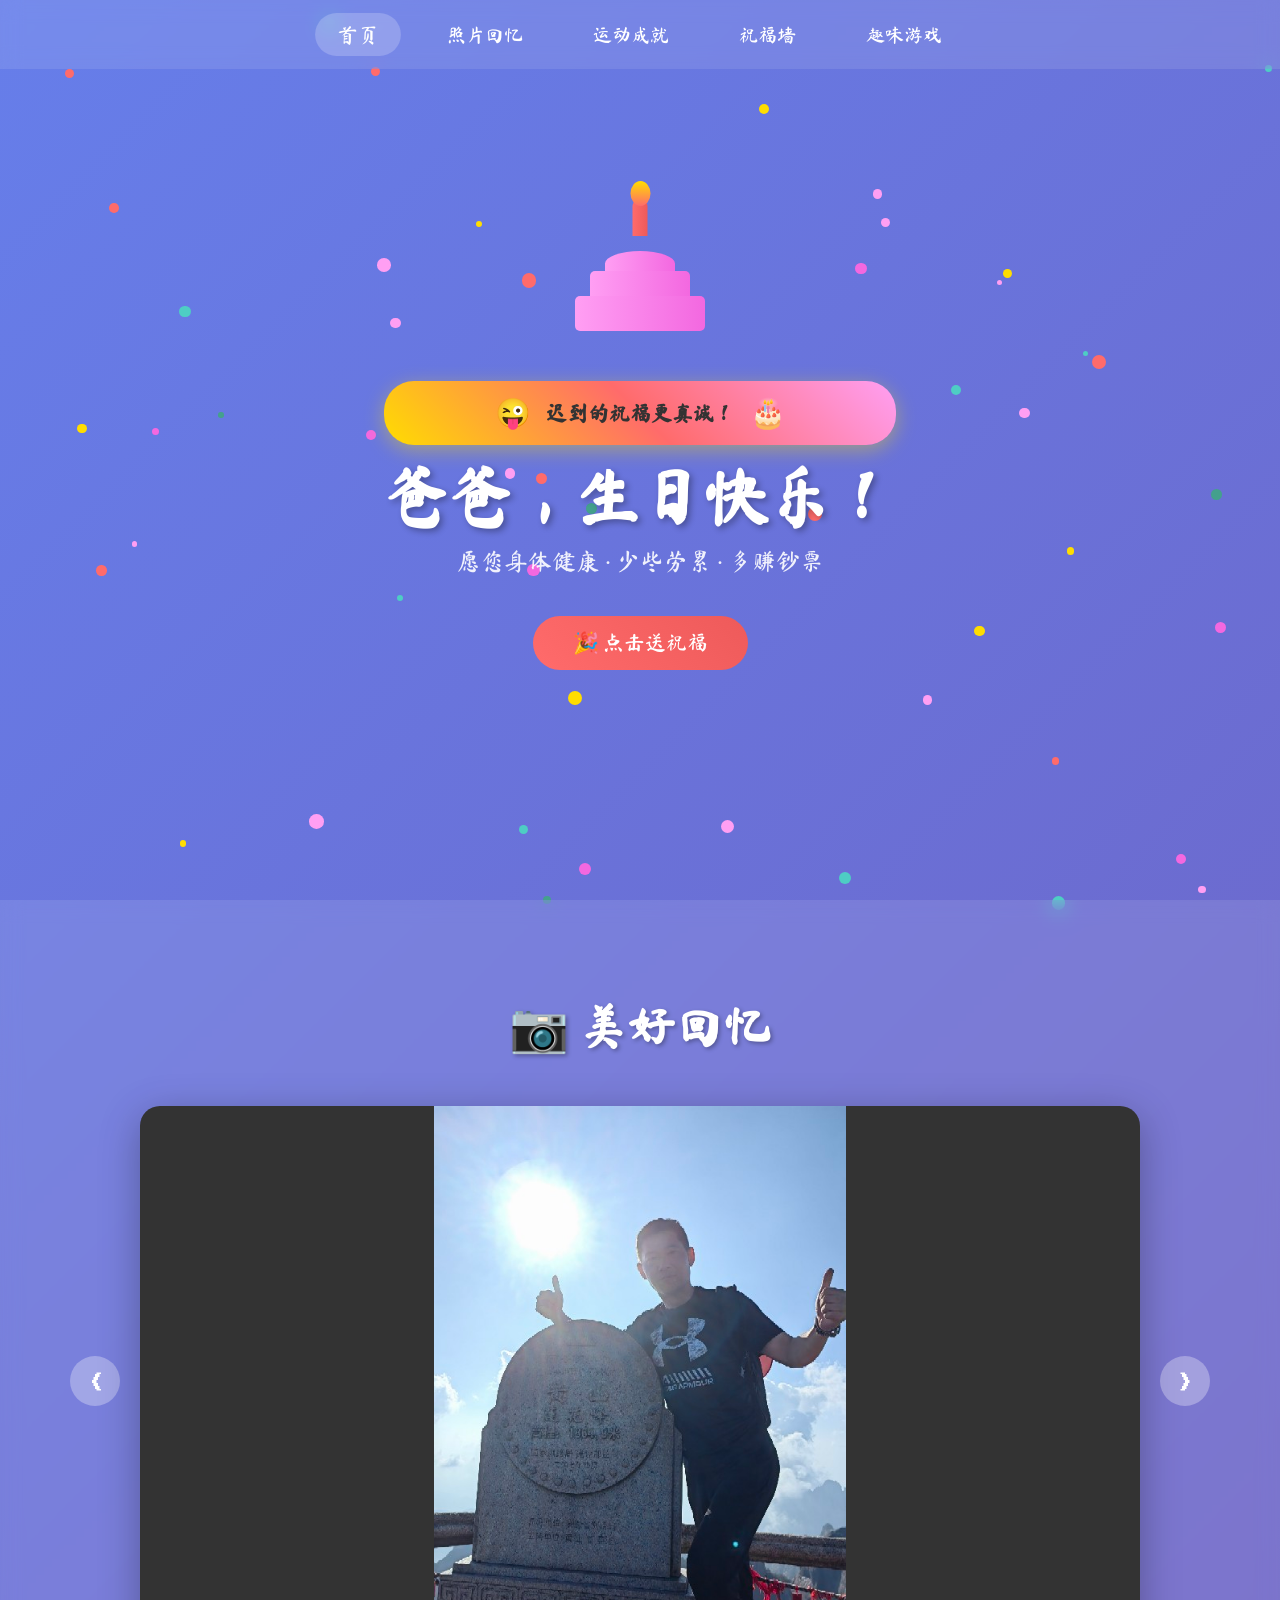
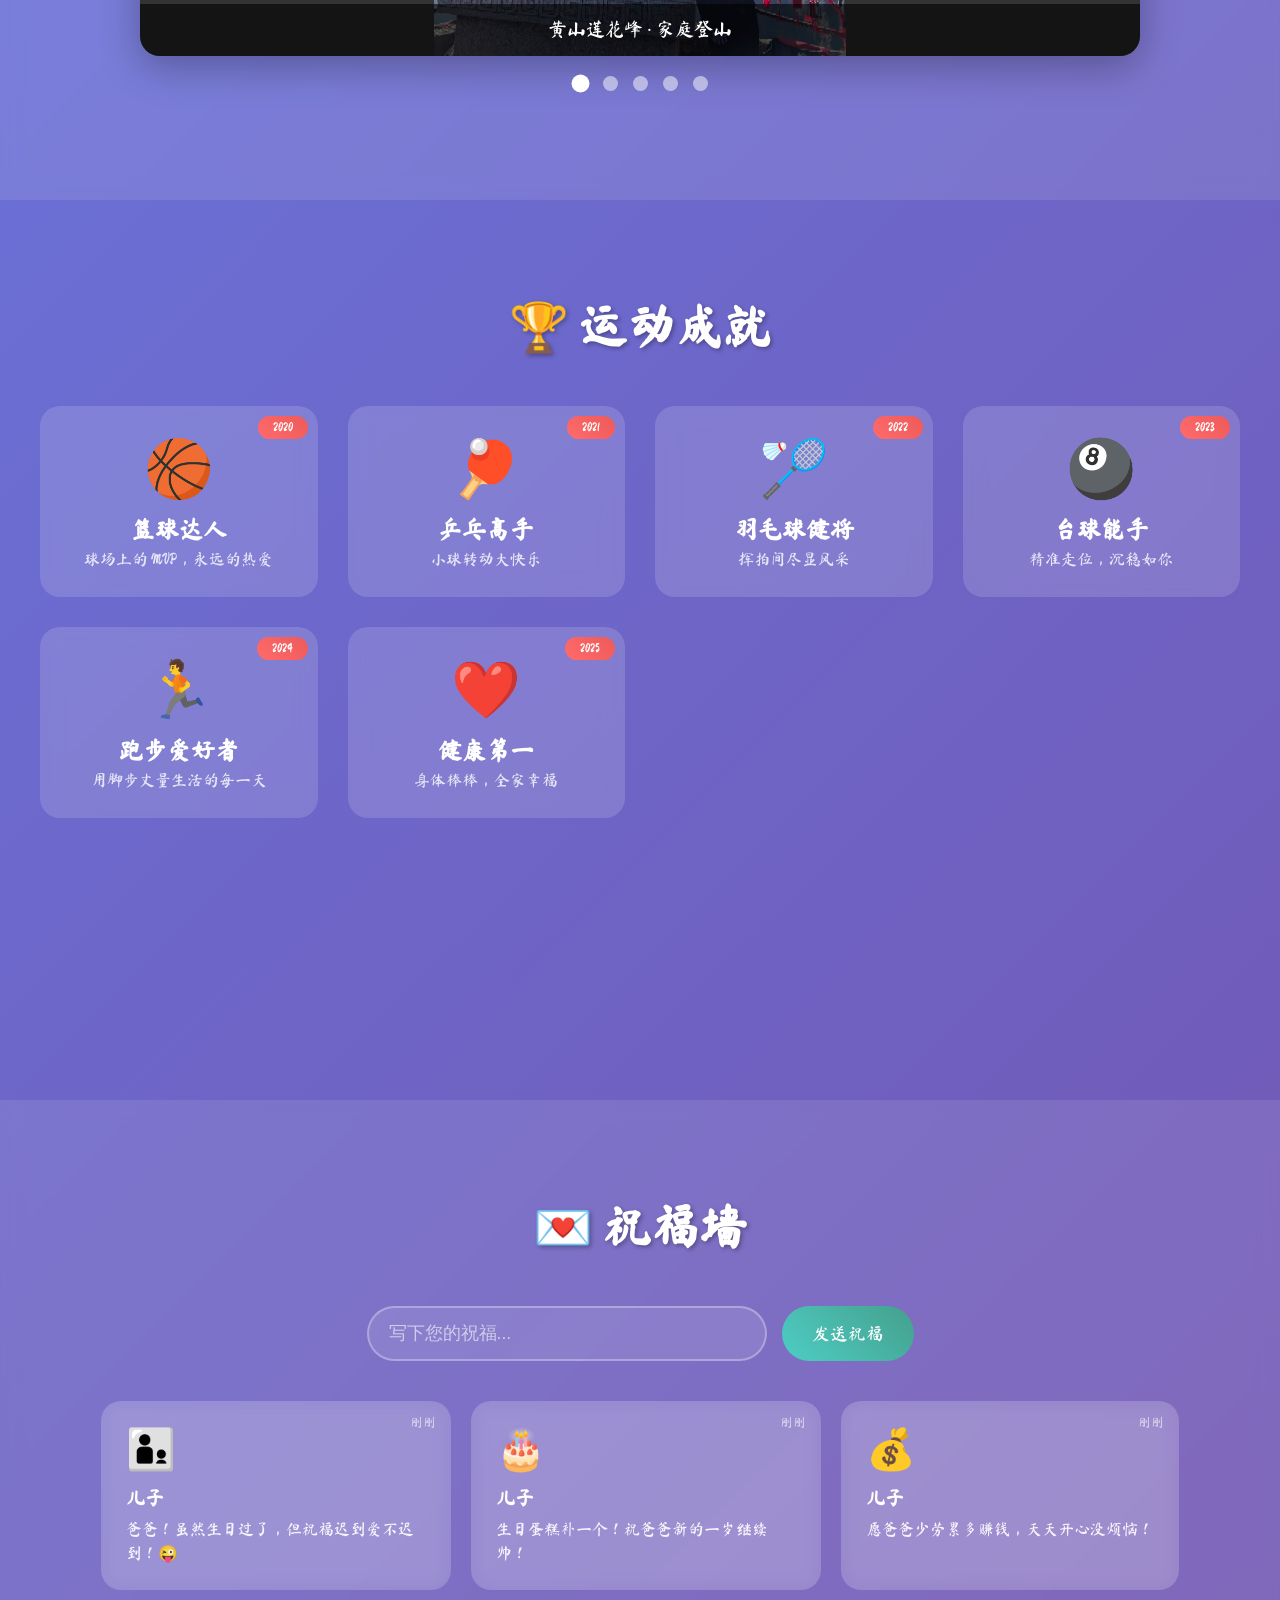
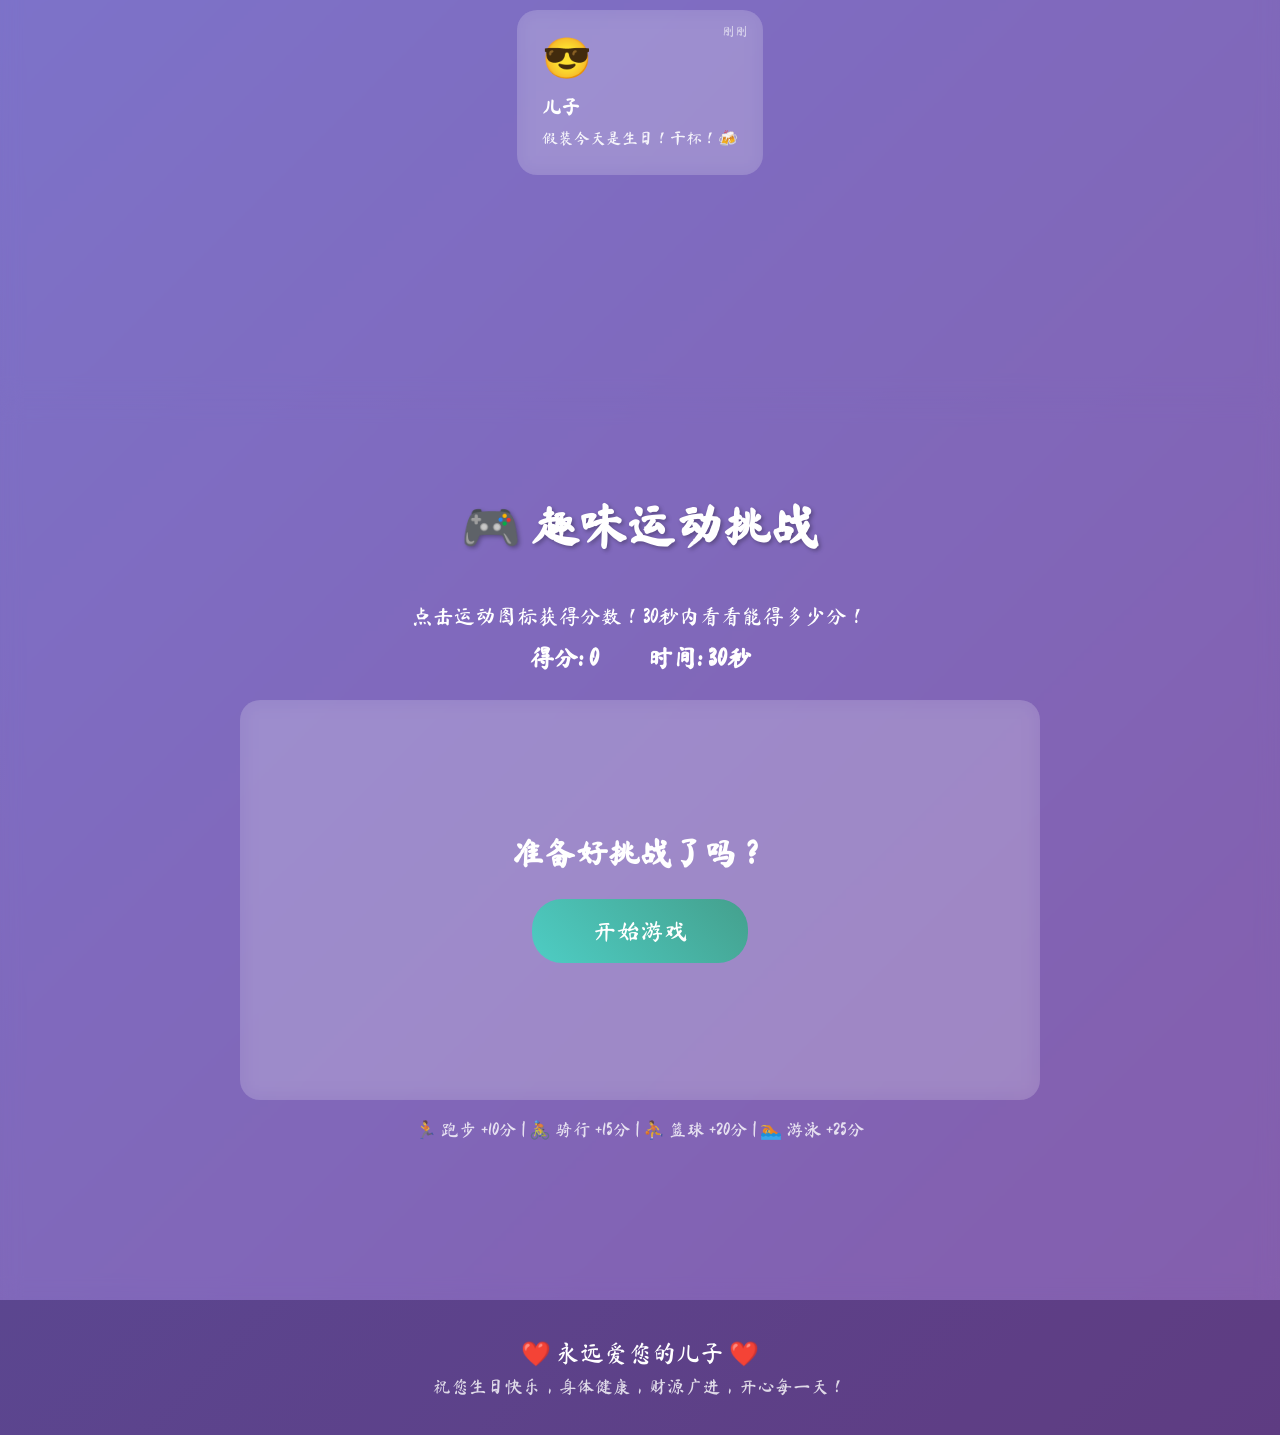
<file: index.html>
<!DOCTYPE html>
<html lang="zh-CN">
<head>
    <meta charset="UTF-8">
    <meta name="viewport" content="width=device-width, initial-scale=1.0">
    <title>爸爸生日快乐！</title>
    <link rel="stylesheet" href="style.css">
    <link href="https://fonts.googleapis.com/css2?family=Ma+Shan+Zheng&family=ZCOOL+KuaiLe&display=swap" rel="stylesheet">
</head>
<body>
    <!-- 粒子背景 -->
    <div id="particles"></div>
    
    <!-- 导航栏 -->
    <nav class="navbar">
        <div class="nav-links">
            <a href="#home" class="nav-link active">首页</a>
            <a href="#photos" class="nav-link">照片回忆</a>
            <a href="#achievements" class="nav-link">运动成就</a>
            <a href="#wishes" class="nav-link">祝福墙</a>
            <a href="#game" class="nav-link">趣味游戏</a>
        </div>
    </nav>

    <!-- 首页 -->
    <section id="home" class="section home-section">
        <div class="home-content">
            <div class="birthday-cake">
                <div class="cake">
                    <div class="candle">
                        <div class="flame"></div>
                    </div>
                    <div class="cake-top"></div>
                    <div class="cake-middle"></div>
                    <div class="cake-bottom"></div>
                </div>
            </div>
            <div class="late-banner">
                <span class="late-emoji">😜</span>
                <span>迟到的祝福更真诚！</span>
                <span class="late-emoji">🎂</span>
            </div>
            <h1 class="main-title">爸爸，生日快乐！</h1>
            <p class="subtitle">愿您身体健康 · 少些劳累 · 多赚钞票</p>
            <button class="surprise-btn" onclick="showConfetti()">🎉 点击送祝福</button>
        </div>
    </section>

    <!-- 照片回忆 -->
    <section id="photos" class="section photos-section">
        <h2 class="section-title">📷 美好回忆</h2>
        <div class="photo-carousel">
            <button class="carousel-btn prev-btn" onclick="prevPhoto()">&#10094;</button>
            <div class="carousel-container">
                <div class="photo-wrapper">
                    <img id="current-photo" src="" alt="回忆照片">
                    <div class="photo-caption" id="photo-caption">黄山莲花峰 · 家庭登山</div>
                </div>
            </div>
            <button class="carousel-btn next-btn" onclick="nextPhoto()">&#10095;</button>
        </div>
        <div class="photo-indicators">
            <span class="indicator active" onclick="goToPhoto(0)"></span>
            <span class="indicator" onclick="goToPhoto(1)"></span>
            <span class="indicator" onclick="goToPhoto(2)"></span>
            <span class="indicator" onclick="goToPhoto(3)"></span>
            <span class="indicator" onclick="goToPhoto(4)"></span>
        </div>
    </section>

    <!-- 运动成就 -->
    <section id="achievements" class="section achievements-section">
        <h2 class="section-title">🏆 运动成就</h2>
        <div class="achievements-grid">
            <div class="achievement-card" data-year="2020">
                <div class="achievement-icon">🏀</div>
                <h3>篮球达人</h3>
                <p>球场上的 MVP，永远的热爱</p>
                <div class="year-badge">2020</div>
            </div>
            <div class="achievement-card" data-year="2021">
                <div class="achievement-icon">🏓</div>
                <h3>乒乓高手</h3>
                <p>小球转动大快乐</p>
                <div class="year-badge">2021</div>
            </div>
            <div class="achievement-card" data-year="2022">
                <div class="achievement-icon">🏸</div>
                <h3>羽毛球健将</h3>
                <p>挥拍间尽显风采</p>
                <div class="year-badge">2022</div>
            </div>
            <div class="achievement-card" data-year="2023">
                <div class="achievement-icon">🎱</div>
                <h3>台球能手</h3>
                <p>精准走位，沉稳如你</p>
                <div class="year-badge">2023</div>
            </div>
            <div class="achievement-card" data-year="2024">
                <div class="achievement-icon">🏃</div>
                <h3>跑步爱好者</h3>
                <p>用脚步丈量生活的每一天</p>
                <div class="year-badge">2024</div>
            </div>
            <div class="achievement-card" data-year="2025">
                <div class="achievement-icon">❤️</div>
                <h3>健康第一</h3>
                <p>身体棒棒，全家幸福</p>
                <div class="year-badge">2025</div>
            </div>
        </div>
    </section>

    <!-- 祝福墙 -->
    <section id="wishes" class="section wishes-section">
        <h2 class="section-title">💌 祝福墙</h2>
        <div class="wish-input-container">
            <input type="text" id="wish-input" placeholder="写下您的祝福...">
            <button class="wish-btn" onclick="addWish()">发送祝福</button>
        </div>
        <div class="wishes-wall" id="wishes-wall">
            <div class="wish-card">
                <div class="wish-avatar">👨‍👦</div>
                <div class="wish-content">
                    <h4>儿子</h4>
                    <p>爸爸！虽然生日过了，但祝福迟到爱不迟到！😜</p>
                </div>
                <div class="wish-time">刚刚</div>
            </div>
            <div class="wish-card">
                <div class="wish-avatar">🎂</div>
                <div class="wish-content">
                    <h4>儿子</h4>
                    <p>生日蛋糕补一个！祝爸爸新的一岁继续帅！</p>
                </div>
                <div class="wish-time">刚刚</div>
            </div>
            <div class="wish-card">
                <div class="wish-avatar">💰</div>
                <div class="wish-content">
                    <h4>儿子</h4>
                    <p>愿爸爸少劳累多赚钱，天天开心没烦恼！</p>
                </div>
                <div class="wish-time">刚刚</div>
            </div>
            <div class="wish-card">
                <div class="wish-avatar">😎</div>
                <div class="wish-content">
                    <h4>儿子</h4>
                    <p>假装今天是生日！干杯！🍻</p>
                </div>
                <div class="wish-time">刚刚</div>
            </div>
        </div>
    </section>

    <!-- 趣味游戏 -->
    <section id="game" class="section game-section">
        <h2 class="section-title">🎮 趣味运动挑战</h2>
        <div class="game-container">
            <div class="game-info">
                <p>点击运动图标获得分数！30秒内看看能得多少分！</p>
                <div class="game-stats">
                    <span class="score">得分: <span id="score">0</span></span>
                    <span class="time">时间: <span id="time">30</span>秒</span>
                </div>
            </div>
            <div class="game-area" id="game-area">
                <div class="start-screen" id="start-screen">
                    <h3>准备好挑战了吗？</h3>
                    <button class="start-btn" onclick="startGame()">开始游戏</button>
                </div>
                <div class="game-over-screen" id="game-over-screen" style="display: none;">
                    <h3>游戏结束！</h3>
                    <p>最终得分: <span id="final-score">0</span></p>
                    <button class="start-btn" onclick="restartGame()">再玩一次</button>
                </div>
            </div>
            <div class="game-instructions">
                <p>🏃 跑步 +10分 | 🚴 骑行 +15分 | ⛹️ 篮球 +20分 | 🏊 游泳 +25分</p>
            </div>
        </div>
    </section>

    <!-- 页脚 -->
    <footer class="footer">
        <p>❤️ 永远爱您的儿子 ❤️</p>
        <p>祝您生日快乐，身体健康，财源广进，开心每一天！</p>
    </footer>

    <!-- 彩带效果 -->
    <div id="confetti-container"></div>

    <script src="script.js"></script>
</body>
</html>
</file>
<file: style.css>
* {
    margin: 0;
    padding: 0;
    box-sizing: border-box;
}

html {
    scroll-behavior: smooth;
}

body {
    font-family: 'Ma Shan Zheng', cursive;
    background: linear-gradient(135deg, #667eea 0%, #764ba2 100%);
    min-height: 100vh;
    overflow-x: hidden;
}

/* 粒子背景 */
#particles {
    position: fixed;
    top: 0;
    left: 0;
    width: 100%;
    height: 100%;
    pointer-events: none;
    z-index: 0;
}

.particle {
    position: absolute;
    width: 10px;
    height: 10px;
    border-radius: 50%;
    animation: float 15s infinite ease-in-out;
}

@keyframes float {
    0%, 100% { transform: translateY(0) rotate(0deg); opacity: 0.7; }
    50% { transform: translateY(-100px) rotate(180deg); opacity: 1; }
}

/* 导航栏 */
.navbar {
    position: fixed;
    top: 0;
    left: 0;
    width: 100%;
    background: rgba(255, 255, 255, 0.1);
    backdrop-filter: blur(10px);
    z-index: 100;
    padding: 15px 0;
}

.nav-links {
    display: flex;
    justify-content: center;
    gap: 30px;
}

.nav-link {
    color: white;
    text-decoration: none;
    font-size: 1.2rem;
    padding: 10px 20px;
    border-radius: 25px;
    transition: all 0.3s ease;
}

.nav-link:hover,
.nav-link.active {
    background: rgba(255, 255, 255, 0.2);
    transform: scale(1.1);
}

/* 通用样式 */
.section {
    min-height: 100vh;
    padding: 100px 20px;
    position: relative;
    z-index: 1;
}

.section-title {
    text-align: center;
    font-size: 3rem;
    color: white;
    margin-bottom: 50px;
    text-shadow: 2px 2px 4px rgba(0, 0, 0, 0.3);
}

/* 首页 */
.home-section {
    display: flex;
    justify-content: center;
    align-items: center;
    flex-direction: column;
    text-align: center;
}

.birthday-cake {
    margin-bottom: 30px;
}

.cake {
    position: relative;
    width: 150px;
    height: 120px;
    margin: 0 auto;
}

.candle {
    position: absolute;
    top: -30px;
    left: 50%;
    transform: translateX(-50%);
    width: 15px;
    height: 35px;
    background: linear-gradient(to right, #ff6b6b, #ee5a5a);
    border-radius: 5px 5px 0 0;
}

.flame {
    position: absolute;
    top: -20px;
    left: 50%;
    transform: translateX(-50%);
    width: 20px;
    height: 25px;
    background: linear-gradient(to top, #ff6b6b, #ffdd00);
    border-radius: 50%;
    animation: flicker 0.5s infinite alternate;
}

@keyframes flicker {
    0% { transform: translateX(-50%) scale(1); opacity: 1; }
    100% { transform: translateX(-50%) scale(1.1); opacity: 0.8; }
}

.cake-top {
    position: absolute;
    top: 20px;
    left: 50%;
    transform: translateX(-50%);
    width: 70px;
    height: 25px;
    background: linear-gradient(to right, #ff9ff3, #f368e0);
    border-radius: 50% 50% 0 0;
}

.cake-middle {
    position: absolute;
    top: 40px;
    left: 50%;
    transform: translateX(-50%);
    width: 100px;
    height: 30px;
    background: linear-gradient(to right, #ff9ff3, #f368e0);
    border-radius: 5px;
}

.cake-bottom {
    position: absolute;
    top: 65px;
    left: 50%;
    transform: translateX(-50%);
    width: 130px;
    height: 35px;
    background: linear-gradient(to right, #ff9ff3, #f368e0);
    border-radius: 5px;
}

.main-title {
    font-size: 4rem;
    color: white;
    text-shadow: 3px 3px 6px rgba(0, 0, 0, 0.3);
    margin-bottom: 20px;
    animation: bounce 2s infinite;
}

@keyframes bounce {
    0%, 100% { transform: translateY(0); }
    50% { transform: translateY(-10px); }
}

.subtitle {
    font-size: 1.5rem;
    color: rgba(255, 255, 255, 0.9);
    margin-bottom: 40px;
}

.late-banner {
    background: linear-gradient(45deg, #ffdd00, #ff6b6b, #ff9ff3);
    padding: 15px 30px;
    border-radius: 30px;
    margin-bottom: 20px;
    margin-left: auto;
    margin-right: auto;
    font-size: 1.3rem;
    color: #333;
    font-weight: bold;
    display: flex;
    align-items: center;
    justify-content: center;
    gap: 15px;
    animation: late-bounce 1s infinite alternate;
    box-shadow: 0 5px 20px rgba(255, 221, 0, 0.4);
}

.late-emoji {
    font-size: 1.8rem;
    animation: wiggle 0.5s infinite alternate;
}

@keyframes late-bounce {
    0% { transform: translateY(0) rotate(-2deg); }
    100% { transform: translateY(-5px) rotate(2deg); }
}

@keyframes wiggle {
    0% { transform: rotate(-10deg); }
    100% { transform: rotate(10deg); }
}

.surprise-btn {
    padding: 15px 40px;
    font-size: 1.3rem;
    background: linear-gradient(45deg, #ff6b6b, #ee5a5a);
    color: white;
    border: none;
    border-radius: 30px;
    cursor: pointer;
    transition: all 0.3s ease;
    font-family: 'Ma Shan Zheng', cursive;
}

.surprise-btn:hover {
    transform: scale(1.1);
    box-shadow: 0 10px 30px rgba(255, 107, 107, 0.4);
}

/* 照片轮播 */
.photos-section {
    background: rgba(255, 255, 255, 0.1);
    backdrop-filter: blur(10px);
}

.photo-carousel {
    display: flex;
    justify-content: center;
    align-items: center;
    gap: 20px;
    max-width: 1200px;
    margin: 0 auto;
}

.carousel-btn {
    width: 50px;
    height: 50px;
    font-size: 1.5rem;
    background: rgba(255, 255, 255, 0.3);
    border: none;
    border-radius: 50%;
    color: white;
    cursor: pointer;
    transition: all 0.3s ease;
}

.carousel-btn:hover {
    background: rgba(255, 255, 255, 0.5);
    transform: scale(1.1);
}

.carousel-container {
    flex: 1;
    max-width: 1000px;
    overflow: hidden;
    border-radius: 20px;
    box-shadow: 0 10px 40px rgba(0, 0, 0, 0.3);
    background: #333;
    display: flex;
    justify-content: center;
    align-items: center;
}

.photo-wrapper {
    position: relative;
    width: 100%;
    display: flex;
    justify-content: center;
}

#current-photo {
    width: 100%;
    height: auto;
    max-height: 550px;
    object-fit: contain;
}

.photo-caption {
    position: absolute;
    bottom: 0;
    left: 0;
    right: 0;
    background: rgba(0, 0, 0, 0.6);
    color: white;
    padding: 15px;
    text-align: center;
    font-size: 1.2rem;
}

.photo-indicators {
    display: flex;
    justify-content: center;
    gap: 15px;
    margin-top: 20px;
}

.indicator {
    width: 15px;
    height: 15px;
    border-radius: 50%;
    background: rgba(255, 255, 255, 0.5);
    cursor: pointer;
    transition: all 0.3s ease;
}

.indicator.active,
.indicator:hover {
    background: white;
    transform: scale(1.2);
}

/* 运动成就 */
.achievements-grid {
    display: grid;
    grid-template-columns: repeat(auto-fit, minmax(250px, 1fr));
    gap: 30px;
    max-width: 1200px;
    margin: 0 auto;
}

.achievement-card {
    background: rgba(255, 255, 255, 0.15);
    backdrop-filter: blur(10px);
    padding: 30px;
    border-radius: 20px;
    text-align: center;
    transition: all 0.3s ease;
    position: relative;
    overflow: hidden;
}

.achievement-card:hover {
    transform: translateY(-10px);
    background: rgba(255, 255, 255, 0.25);
    box-shadow: 0 20px 40px rgba(0, 0, 0, 0.2);
}

.achievement-icon {
    font-size: 3.5rem;
    margin-bottom: 15px;
    animation: bounce 2s infinite;
}

.achievement-card h3 {
    color: white;
    font-size: 1.5rem;
    margin-bottom: 10px;
}

.achievement-card p {
    color: rgba(255, 255, 255, 0.8);
    font-size: 1rem;
}

.year-badge {
    position: absolute;
    top: 10px;
    right: 10px;
    background: linear-gradient(45deg, #ff6b6b, #ee5a5a);
    padding: 5px 15px;
    border-radius: 15px;
    color: white;
    font-size: 0.8rem;
}

/* 祝福墙 */
.wishes-section {
    background: rgba(255, 255, 255, 0.1);
    backdrop-filter: blur(10px);
}

.wish-input-container {
    display: flex;
    justify-content: center;
    gap: 15px;
    margin-bottom: 40px;
}

#wish-input {
    width: 400px;
    padding: 15px 20px;
    border-radius: 30px;
    border: 2px solid rgba(255, 255, 255, 0.3);
    background: rgba(255, 255, 255, 0.1);
    color: white;
    font-size: 1.1rem;
    outline: none;
    transition: all 0.3s ease;
}

#wish-input:focus {
    border-color: white;
    background: rgba(255, 255, 255, 0.2);
}

#wish-input::placeholder {
    color: rgba(255, 255, 255, 0.6);
}

.wish-btn {
    padding: 15px 30px;
    font-size: 1.1rem;
    background: linear-gradient(45deg, #4ecdc4, #44a08d);
    color: white;
    border: none;
    border-radius: 30px;
    cursor: pointer;
    transition: all 0.3s ease;
    font-family: 'Ma Shan Zheng', cursive;
}

.wish-btn:hover {
    transform: scale(1.05);
    box-shadow: 0 10px 30px rgba(78, 205, 196, 0.4);
}

.wishes-wall {
    display: flex;
    flex-wrap: wrap;
    justify-content: center;
    gap: 20px;
    max-width: 1200px;
    margin: 0 auto;
}

.wish-card {
    background: rgba(255, 255, 255, 0.15);
    backdrop-filter: blur(10px);
    padding: 25px;
    border-radius: 20px;
    max-width: 350px;
    transition: all 0.3s ease;
    position: relative;
}

.wish-card:hover {
    transform: translateY(-5px);
    background: rgba(255, 255, 255, 0.25);
}

.wish-avatar {
    font-size: 2.5rem;
    margin-bottom: 15px;
}

.wish-content h4 {
    color: white;
    font-size: 1.2rem;
    margin-bottom: 10px;
}

.wish-content p {
    color: rgba(255, 255, 255, 0.9);
    font-size: 1rem;
    line-height: 1.5;
}

.wish-time {
    position: absolute;
    top: 15px;
    right: 15px;
    color: rgba(255, 255, 255, 0.6);
    font-size: 0.8rem;
}

/* 趣味游戏 */
.game-section {
    background: rgba(255, 255, 255, 0.1);
    backdrop-filter: blur(10px);
}

.game-container {
    max-width: 800px;
    margin: 0 auto;
    text-align: center;
}

.game-info {
    color: white;
    font-size: 1.3rem;
    margin-bottom: 30px;
}

.game-stats {
    display: flex;
    justify-content: center;
    gap: 50px;
    margin-top: 20px;
}

.score,
.time {
    font-size: 1.5rem;
    font-weight: bold;
}

.game-area {
    background: rgba(255, 255, 255, 0.15);
    backdrop-filter: blur(10px);
    border-radius: 20px;
    height: 400px;
    position: relative;
    overflow: hidden;
}

.start-screen,
.game-over-screen {
    position: absolute;
    top: 50%;
    left: 50%;
    transform: translate(-50%, -50%);
    text-align: center;
    color: white;
}

.start-screen h3,
.game-over-screen h3 {
    font-size: 2rem;
    margin-bottom: 30px;
}

.start-btn {
    padding: 20px 60px;
    font-size: 1.5rem;
    background: linear-gradient(45deg, #4ecdc4, #44a08d);
    color: white;
    border: none;
    border-radius: 30px;
    cursor: pointer;
    transition: all 0.3s ease;
    font-family: 'Ma Shan Zheng', cursive;
}

.start-btn:hover {
    transform: scale(1.1);
    box-shadow: 0 15px 40px rgba(78, 205, 196, 0.4);
}

.game-icon {
    position: absolute;
    font-size: 3rem;
    cursor: pointer;
    transition: all 0.2s ease;
    animation: pop 0.3s ease;
}

@keyframes pop {
    0% { transform: scale(0); }
    50% { transform: scale(1.2); }
    100% { transform: scale(1); }
}

.game-icon:hover {
    transform: scale(1.3);
}

.game-instructions {
    color: rgba(255, 255, 255, 0.8);
    margin-top: 20px;
    font-size: 1.1rem;
}

/* 页脚 */
.footer {
    text-align: center;
    padding: 40px 20px;
    background: rgba(0, 0, 0, 0.2);
    color: white;
}

.footer p:first-child {
    font-size: 1.5rem;
    margin-bottom: 10px;
}

.footer p:last-child {
    font-size: 1.1rem;
    color: rgba(255, 255, 255, 0.8);
}

/* 彩带效果 */
#confetti-container {
    position: fixed;
    top: 0;
    left: 0;
    width: 100%;
    height: 100%;
    pointer-events: none;
    z-index: 1000;
    display: none;
}

.confetti {
    position: absolute;
    width: 10px;
    height: 10px;
    border-radius: 50%;
    animation: confetti-fall 3s linear forwards;
}

@keyframes confetti-fall {
    0% {
        transform: translateY(-10px) rotate(0deg);
        opacity: 1;
    }
    100% {
        transform: translateY(100vh) rotate(720deg);
        opacity: 0;
    }
}

/* 响应式 */
@media (max-width: 768px) {
    .nav-links {
        gap: 10px;
    }
    
    .nav-link {
        font-size: 1rem;
        padding: 8px 15px;
    }
    
    .main-title {
        font-size: 2.5rem;
    }
    
    .countdown {
        gap: 10px;
    }
    
    .countdown-item {
        padding: 10px 20px;
    }
    
    .countdown-item span:first-child {
        font-size: 1.5rem;
    }
    
    #wish-input {
        width: 250px;
    }
    
    .achievements-grid {
        grid-template-columns: 1fr;
    }
}
</file>
